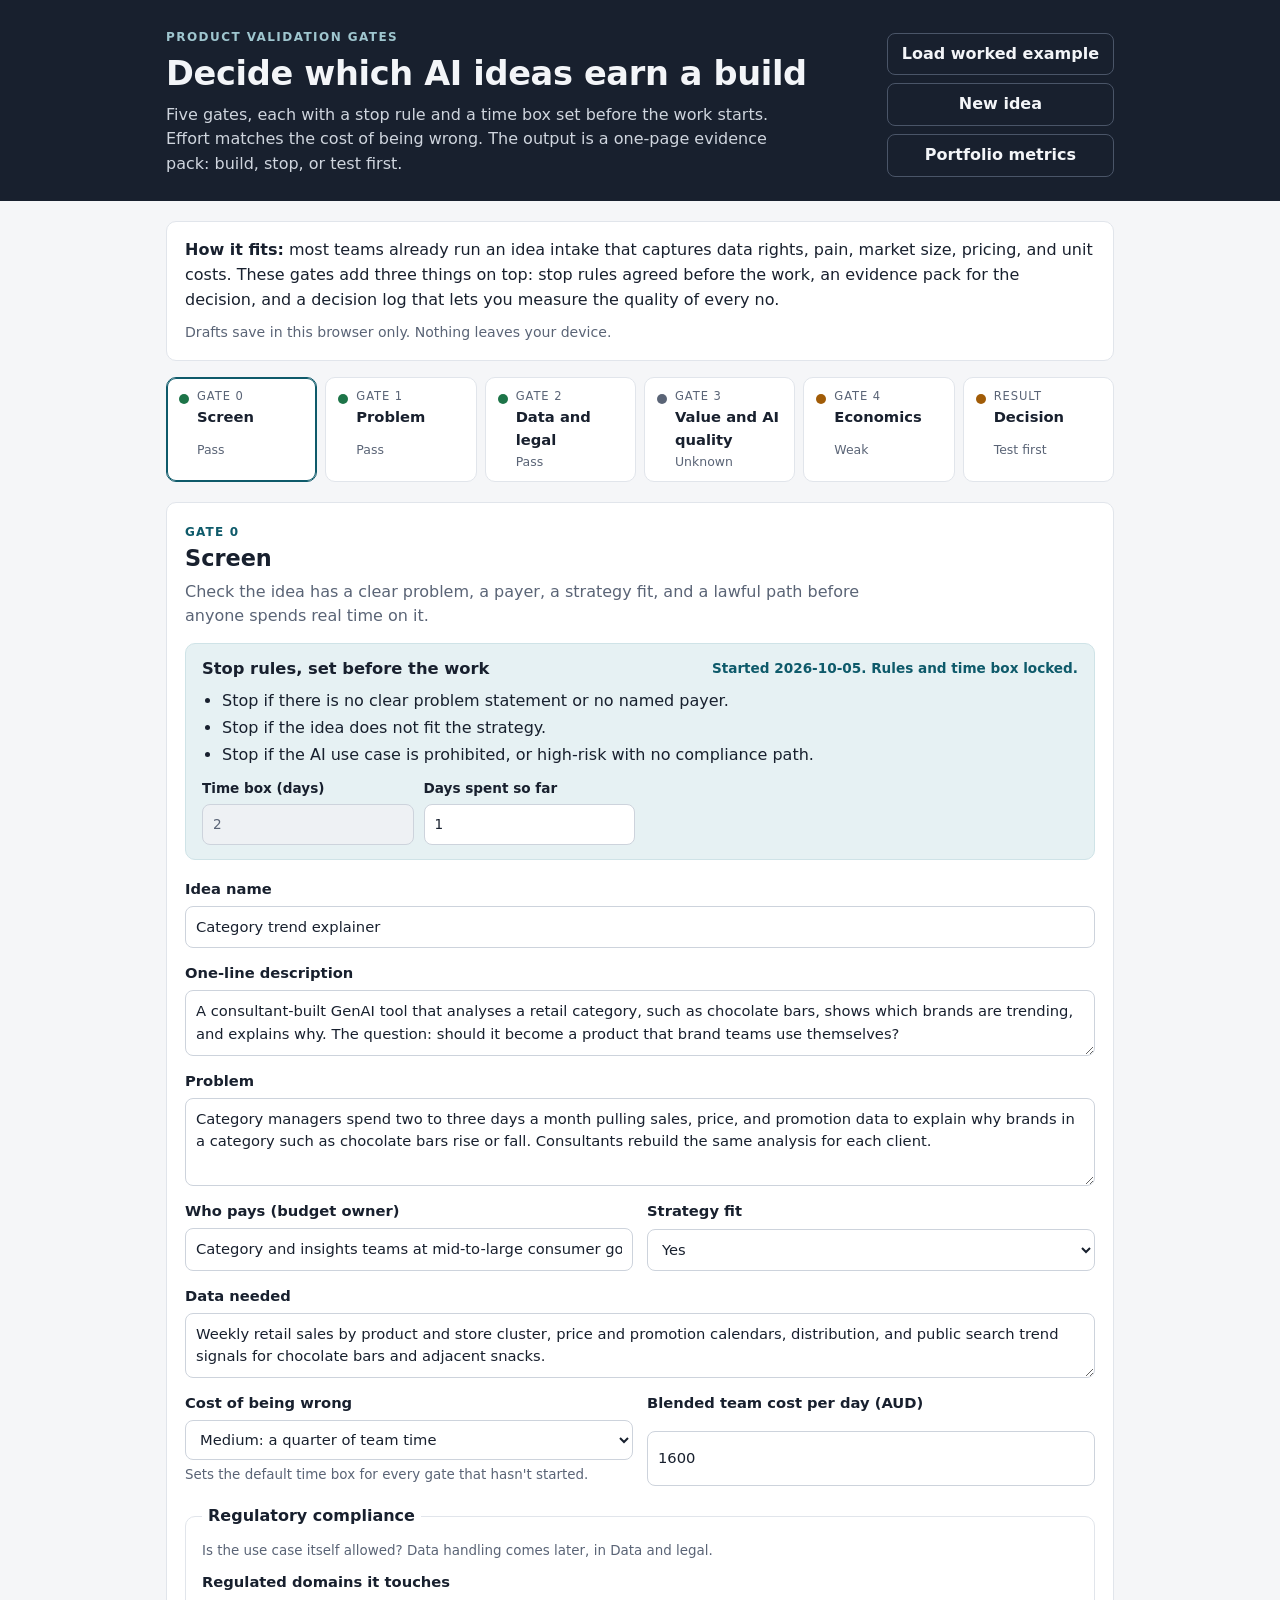
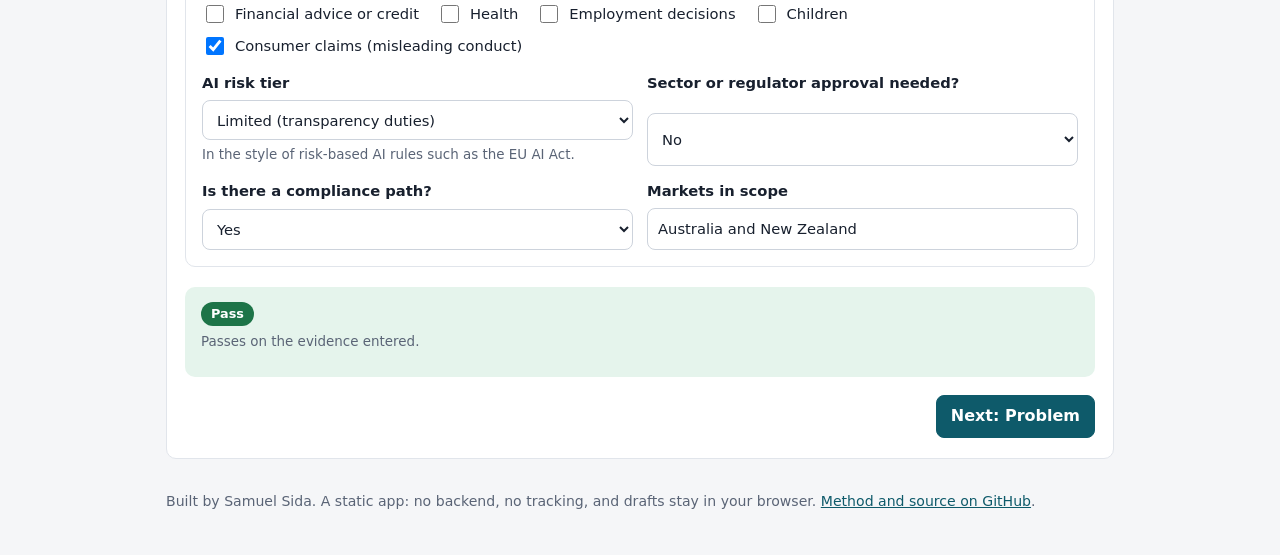
<file: index.html>
<!doctype html>
<html lang="en-AU">
<head>
  <meta charset="utf-8">
  <meta name="viewport" content="width=device-width, initial-scale=1">
  <title>Product validation gates: decide which AI ideas earn a build</title>
  <meta name="description" content="A stage-gate method for deciding which AI product ideas earn a build, with stop rules set up front, an evidence pack, and a decision log. By Samuel Sida.">
  <meta name="author" content="Samuel Sida">
  <link rel="icon" href="data:image/svg+xml,%3Csvg xmlns='http://www.w3.org/2000/svg' viewBox='0 0 32 32'%3E%3Crect width='32' height='32' rx='7' fill='%2318202e'/%3E%3Cpath d='M8 16h4m4 0h4m4 0h0' stroke='%239fc6cf' stroke-width='4' stroke-linecap='round'/%3E%3C/svg%3E">
  <link rel="stylesheet" href="css/styles.css">
</head>
<body>
  <a class="skip" href="#main">Skip to the form</a>

  <header class="site-header">
    <div class="wrap header-inner">
      <div>
        <p class="eyebrow">Product validation gates</p>
        <h1>Decide which AI ideas earn a build</h1>
        <p class="lede">Five gates, each with a stop rule and a time box set before the work starts. Effort matches the cost of being wrong. The output is a one-page evidence pack: build, stop, or test first.</p>
      </div>
      <nav class="header-actions" aria-label="App actions">
        <button type="button" class="btn" id="btn-example">Load worked example</button>
        <button type="button" class="btn" id="btn-new">New idea</button>
        <button type="button" class="btn btn-ghost" id="btn-view" aria-pressed="false">Portfolio metrics</button>
      </nav>
    </div>
  </header>

  <main id="main" class="wrap">
    <section class="intro" aria-label="How this works">
      <p><strong>How it fits:</strong> most teams already run an idea intake that captures data rights, pain, market size, pricing, and unit costs. These gates add three things on top: stop rules agreed before the work, an evidence pack for the decision, and a decision log that lets you measure the quality of every no.</p>
      <p class="save-note" id="save-status" role="status">Drafts save in this browser only. Nothing leaves your device.</p>
    </section>

    <div id="view-gates">
      <ol class="stepper" id="stepper" aria-label="Gates"></ol>

      <!-- Gate 0: Screen -->
      <section class="gate" id="gate-g0" data-gate="g0" aria-labelledby="h-g0">
        <header class="gate-head">
          <p class="gate-num">Gate 0</p>
          <h2 id="h-g0">Screen</h2>
          <p class="gate-purpose" data-purpose="g0"></p>
        </header>
        <div class="rules-card" data-rules-for="g0"></div>
        <div class="grid">
          <label class="field span-2">Idea name
            <input type="text" data-path="title" placeholder="e.g. Category trend explainer">
          </label>
          <label class="field span-2">One-line description
            <textarea rows="2" data-path="summary"></textarea>
          </label>
          <label class="field span-2">Problem
            <textarea rows="3" data-path="screen.problem" placeholder="Who has the pain, and what does it cost them today?"></textarea>
          </label>
          <label class="field">Who pays (budget owner)
            <input type="text" data-path="screen.payer">
          </label>
          <label class="field">Strategy fit
            <select data-path="screen.strategyFit">
              <option value="">Not assessed</option>
              <option value="yes">Yes</option>
              <option value="partial">Partial</option>
              <option value="no">No</option>
            </select>
          </label>
          <label class="field span-2">Data needed
            <textarea rows="2" data-path="screen.dataNeeded"></textarea>
          </label>
          <label class="field">Cost of being wrong
            <select id="cost-of-wrong">
              <option value="low">Low: cheap to undo</option>
              <option value="medium">Medium: a quarter of team time</option>
              <option value="high">High: client trust or a large build at stake</option>
            </select>
            <span class="hint">Sets the default time box for every gate that hasn't started.</span>
          </label>
          <label class="field">Blended team cost per day (AUD)
            <input type="number" min="0" step="100" data-path="screen.costPerDay" data-type="number">
          </label>
        </div>
        <fieldset class="group">
          <legend>Regulatory compliance</legend>
          <p class="hint">Is the use case itself allowed? Data handling comes later, in Data and legal.</p>
          <div class="checks" id="domains"></div>
          <div class="grid">
            <label class="field">AI risk tier
              <select data-path="screen.riskTier">
                <option value="">Not assessed</option>
                <option value="minimal">Minimal</option>
                <option value="limited">Limited (transparency duties)</option>
                <option value="high">High-risk</option>
                <option value="prohibited">Prohibited</option>
              </select>
              <span class="hint">In the style of risk-based AI rules such as the EU AI Act.</span>
            </label>
            <label class="field">Sector or regulator approval needed?
              <select data-path="screen.approvalNeeded">
                <option value="">Not assessed</option>
                <option value="no">No</option>
                <option value="yes">Yes</option>
                <option value="unknown">Unknown</option>
              </select>
            </label>
            <label class="field">Is there a compliance path?
              <select data-path="screen.compliancePath">
                <option value="">Not assessed</option>
                <option value="yes">Yes</option>
                <option value="no">No</option>
                <option value="unknown">Unknown</option>
              </select>
            </label>
            <label class="field">Markets in scope
              <input type="text" data-path="screen.markets">
            </label>
          </div>
        </fieldset>
        <div class="gate-status" data-status-for="g0" aria-live="polite"></div>
        <div class="gate-nav"><span></span><button type="button" class="btn btn-primary" data-go="g1">Next: Problem</button></div>
      </section>

      <!-- Gate 1: Problem -->
      <section class="gate" id="gate-g1" data-gate="g1" aria-labelledby="h-g1" hidden>
        <header class="gate-head">
          <p class="gate-num">Gate 1</p>
          <h2 id="h-g1">Problem</h2>
          <p class="gate-purpose" data-purpose="g1"></p>
        </header>
        <div class="rules-card" data-rules-for="g1"></div>
        <div class="grid">
          <label class="field">How often does the pain occur?
            <select data-path="problem.frequency">
              <option value="">Not measured</option>
              <option value="daily">Daily</option>
              <option value="weekly">Weekly</option>
              <option value="monthly">Monthly</option>
              <option value="quarterly">Quarterly</option>
              <option value="rarely">Rarely</option>
            </select>
          </label>
          <label class="field">How severe is it? (1 to 5)
            <select data-path="problem.severity" data-type="number">
              <option value="">Not measured</option>
              <option value="1">1: minor annoyance</option>
              <option value="2">2: workaround is easy</option>
              <option value="3">3: costs real time</option>
              <option value="4">4: costs money or decisions</option>
              <option value="5">5: blocks the work</option>
            </select>
          </label>
          <label class="field">Clients who share the pain
            <input type="number" min="0" data-path="problem.clientsSharing" data-type="number">
          </label>
          <label class="field">Problem interviews run
            <input type="number" min="0" data-path="problem.interviews" data-type="number">
          </label>
          <label class="field span-2">Proxy: usage of similar existing modules
            <textarea rows="2" data-path="problem.proxyUsage" placeholder="e.g. 41 of 60 accounts open the closest existing dashboard monthly"></textarea>
          </label>
        </div>
        <div class="gate-status" data-status-for="g1" aria-live="polite"></div>
        <div class="gate-nav"><button type="button" class="btn" data-go="g0">Back</button><button type="button" class="btn btn-primary" data-go="g2">Next: Data and legal</button></div>
      </section>

      <!-- Gate 2: Data and legal -->
      <section class="gate" id="gate-g2" data-gate="g2" aria-labelledby="h-g2" hidden>
        <header class="gate-head">
          <p class="gate-num">Gate 2</p>
          <h2 id="h-g2">Data and legal</h2>
          <p class="gate-purpose" data-purpose="g2"></p>
        </header>
        <div class="rules-card" data-rules-for="g2"></div>
        <fieldset class="group">
          <legend>Data rights by user type</legend>
          <p class="hint">First-party users see their own data. Supplier users, such as one brand, must never see a competitor's detail.</p>
          <div id="user-types"></div>
          <button type="button" class="btn btn-small" id="btn-add-user-type">Add user type</button>
        </fieldset>
        <div class="grid">
          <label class="field">Privacy requirements met?
            <select data-path="data.privacyOk">
              <option value="">Not checked</option>
              <option value="yes">Yes</option>
              <option value="no">No</option>
              <option value="unknown">Unknown</option>
            </select>
          </label>
          <label class="field">Does a country rule block the data?
            <select data-path="data.countryBlock">
              <option value="">Not checked</option>
              <option value="no">No</option>
              <option value="yes">Yes</option>
              <option value="unknown">Unknown</option>
            </select>
          </label>
          <label class="field span-2">Countries and data residency
            <input type="text" data-path="data.countries">
          </label>
        </div>
        <div class="gate-status" data-status-for="g2" aria-live="polite"></div>
        <div class="gate-nav"><button type="button" class="btn" data-go="g1">Back</button><button type="button" class="btn btn-primary" data-go="g3">Next: Value and AI quality</button></div>
      </section>

      <!-- Gate 3: Value and AI quality -->
      <section class="gate" id="gate-g3" data-gate="g3" aria-labelledby="h-g3" hidden>
        <header class="gate-head">
          <p class="gate-num">Gate 3</p>
          <h2 id="h-g3">Value and AI quality</h2>
          <p class="gate-purpose" data-purpose="g3"></p>
        </header>
        <div class="rules-card" data-rules-for="g3"></div>
        <fieldset class="group">
          <legend>Evals</legend>
          <div class="grid">
            <label class="field">Golden dataset size (questions)
              <input type="number" min="0" data-path="value.goldenSetSize" data-type="number">
            </label>
            <label class="field">AI eval score (0 to 1)
              <input type="number" min="0" max="1" step="0.01" data-path="value.evalScore" data-type="number">
            </label>
            <label class="field">Baseline score to beat (0 to 1)
              <input type="number" min="0" max="1" step="0.01" data-path="value.baselineScore" data-type="number">
              <span class="hint">Today's way of answering: an analyst template, rules, or search.</span>
            </label>
          </div>
        </fieldset>
        <fieldset class="group">
          <legend>Tech spike and demand</legend>
          <div class="grid">
            <label class="field">p95 latency (ms)
              <input type="number" min="0" step="100" data-path="value.latencyP95Ms" data-type="number">
            </label>
            <label class="field">Meets the scale target?
              <select data-path="value.scaleOk">
                <option value="">Not tested</option>
                <option value="yes">Yes</option>
                <option value="no">No</option>
                <option value="unknown">Unknown</option>
              </select>
            </label>
            <label class="field">Fake-door or smoke test conversion (%)
              <input type="number" min="0" max="100" step="0.1" data-path="value.smokeConversionPct" data-type="number">
            </label>
          </div>
        </fieldset>
        <div class="gate-status" data-status-for="g3" aria-live="polite"></div>
        <div class="gate-nav"><button type="button" class="btn" data-go="g2">Back</button><button type="button" class="btn btn-primary" data-go="g4">Next: Economics</button></div>
      </section>

      <!-- Gate 4: Economics -->
      <section class="gate" id="gate-g4" data-gate="g4" aria-labelledby="h-g4" hidden>
        <header class="gate-head">
          <p class="gate-num">Gate 4</p>
          <h2 id="h-g4">Economics</h2>
          <p class="gate-purpose" data-purpose="g4"></p>
        </header>
        <div class="rules-card" data-rules-for="g4"></div>
        <fieldset class="group">
          <legend>Market size</legend>
          <div class="grid grid-3">
            <label class="field">TAM (AUD)
              <input type="number" min="0" step="1000000" data-path="economics.tam" data-type="number">
            </label>
            <label class="field">SAM (% of TAM)
              <input type="number" min="0" max="100" step="0.1" data-path="economics.samPct" data-type="number">
            </label>
            <label class="field">SOM (% of SAM)
              <input type="number" min="0" max="100" step="0.1" data-path="economics.somPct" data-type="number">
            </label>
          </div>
        </fieldset>
        <fieldset class="group">
          <legend>Willingness to pay (Van Westendorp)</legend>
          <label class="field">One respondent per line: too cheap, cheap, expensive, too expensive
            <textarea rows="6" class="mono" data-path="economics.responses"></textarea>
          </label>
        </fieldset>
        <fieldset class="group">
          <legend>Unit economics</legend>
          <div class="grid grid-3">
            <label class="field">Tokens in per call
              <input type="number" min="0" step="100" data-path="economics.tokensIn" data-type="number">
            </label>
            <label class="field">Tokens out per call
              <input type="number" min="0" step="100" data-path="economics.tokensOut" data-type="number">
            </label>
            <label class="field">Model calls per use
              <input type="number" min="1" data-path="economics.callsPerUse" data-type="number">
            </label>
            <label class="field">Price in per million tokens (AUD)
              <input type="number" min="0" step="0.01" data-path="economics.priceInPerM" data-type="number">
            </label>
            <label class="field">Price out per million tokens (AUD)
              <input type="number" min="0" step="0.01" data-path="economics.priceOutPerM" data-type="number">
            </label>
            <label class="field">Other run cost per use (AUD)
              <input type="number" min="0" step="0.01" data-path="economics.otherCostPerUse" data-type="number">
            </label>
            <label class="field">Uses per client per year
              <input type="number" min="0" data-path="economics.usesPerClientYear" data-type="number">
            </label>
            <label class="field">Support cost per client per year (AUD)
              <input type="number" min="0" step="500" data-path="economics.supportCostPerClientYear" data-type="number">
            </label>
            <label class="field">Annual revenue per client (AUD)
              <input type="number" min="0" step="500" data-path="economics.annualRevenue" data-type="number">
              <button type="button" class="link-btn" id="btn-use-vw">Use the Van Westendorp optimal price</button>
            </label>
          </div>
        </fieldset>
        <fieldset class="group">
          <legend>Product vs bespoke build</legend>
          <div class="grid grid-3">
            <label class="field">One-off build cost (AUD)
              <input type="number" min="0" step="5000" data-path="economics.buildCost" data-type="number">
            </label>
            <label class="field">Bespoke cost per client (AUD)
              <input type="number" min="0" step="1000" data-path="economics.bespokeCostPerClient" data-type="number">
            </label>
            <span></span>
            <label class="field">New clients, year 1
              <input type="number" min="0" data-path="economics.newClientsY1" data-type="number">
            </label>
            <label class="field">New clients, year 2
              <input type="number" min="0" data-path="economics.newClientsY2" data-type="number">
            </label>
            <label class="field">New clients, year 3
              <input type="number" min="0" data-path="economics.newClientsY3" data-type="number">
            </label>
          </div>
        </fieldset>
        <fieldset class="group">
          <legend>Mini business case: CLV and CAC</legend>
          <div class="grid">
            <label class="field">Expected client lifetime (years)
              <input type="number" min="0" step="0.5" data-path="economics.lifetimeYears" data-type="number">
            </label>
            <label class="field">Or annual churn (%)
              <input type="number" min="0" max="100" step="1" data-path="economics.churnPct" data-type="number">
              <span class="hint">Used when no lifetime is given: lifetime = 1 / churn.</span>
            </label>
            <label class="field">Acquisition spend (AUD)
              <input type="number" min="0" step="1000" data-path="economics.acquisitionSpend" data-type="number">
              <span class="hint">Sales, pre-sales, and onboarding effort for a recent cohort.</span>
            </label>
            <label class="field">New clients won from that spend
              <input type="number" min="0" data-path="economics.newClientsWon" data-type="number">
            </label>
          </div>
        </fieldset>
        <div class="derived" id="derived" aria-live="polite"></div>
        <div class="gate-status" data-status-for="g4" aria-live="polite"></div>
        <div class="gate-nav"><button type="button" class="btn" data-go="g3">Back</button><button type="button" class="btn btn-primary" data-go="decision">Next: Decision</button></div>
      </section>

      <!-- Decision -->
      <section class="gate" id="gate-decision" data-gate="decision" aria-labelledby="h-decision" hidden>
        <header class="gate-head">
          <p class="gate-num">Decision</p>
          <h2 id="h-decision">Evidence pack</h2>
          <p class="gate-purpose">The recommendation follows the stop rules you set before each gate. Record who decided and what would make you revisit it.</p>
        </header>
        <div class="grid no-print">
          <label class="field">Decider
            <input type="text" data-path="decision.decider">
          </label>
          <label class="field">Decision date
            <input type="date" data-path="decision.date">
          </label>
          <label class="field span-2">Revisit when
            <input type="text" data-path="decision.revisitTrigger" placeholder="The signal that would reopen this decision">
          </label>
          <label class="field span-2">Notes
            <textarea rows="2" data-path="decision.notes"></textarea>
          </label>
        </div>
        <div class="pack-actions no-print">
          <button type="button" class="btn btn-primary" id="btn-download">Download Markdown</button>
          <button type="button" class="btn" id="btn-print">Print or save as PDF</button>
          <button type="button" class="btn" id="btn-log">Add to decision log</button>
        </div>
        <article class="pack" id="pack" aria-label="Evidence pack"></article>
        <div class="gate-nav no-print"><button type="button" class="btn" data-go="g4">Back</button><span></span></div>
      </section>
    </div>

    <!-- Portfolio metrics -->
    <section id="view-portfolio" hidden aria-labelledby="h-portfolio">
      <header class="gate-head">
        <p class="gate-num">Portfolio</p>
        <h2 id="h-portfolio">Measuring the quality of a no</h2>
        <p class="gate-purpose">A good process says no early and cheaply, checks its stops, and gets more yeses right than before. Each decision you log lands here.</p>
      </header>
      <div class="pack-actions">
        <button type="button" class="btn" id="btn-sample-log">Load sample portfolio</button>
        <label class="field inline">Past productisation hit rate (%)
          <input type="number" min="0" max="100" id="baseline-hit-rate">
        </label>
      </div>
      <div class="tiles" id="tiles"></div>
      <div class="panel">
        <h3>Where ideas stop</h3>
        <div id="stop-bars"></div>
      </div>
      <div class="panel">
        <h3>Quarterly audit of stopped ideas</h3>
        <p class="hint">Recheck a random sample of this quarter's stops. Did any deserve a yes?</p>
        <div class="pack-actions">
          <label class="field inline">Quarter
            <select id="audit-quarter"></select>
          </label>
          <button type="button" class="btn btn-small" id="btn-audit">Draw a sample of 3</button>
        </div>
        <ul id="audit-list" class="audit"></ul>
      </div>
      <div class="panel">
        <h3>Decision log</h3>
        <div class="table-wrap"><table class="log" id="log-table"></table></div>
      </div>
      <p><button type="button" class="link-btn danger" id="btn-clear">Clear all data saved in this browser</button></p>
    </section>
  </main>

  <footer class="site-footer">
    <div class="wrap">
      <p>Built by Samuel Sida. A static app: no backend, no tracking, and drafts stay in your browser. <a href="https://github.com/Sam-Sida/product-validation-gates">Method and source on GitHub</a>.</p>
    </div>
  </footer>

  <script type="module" src="js/app.js"></script>
</body>
</html>
</file>
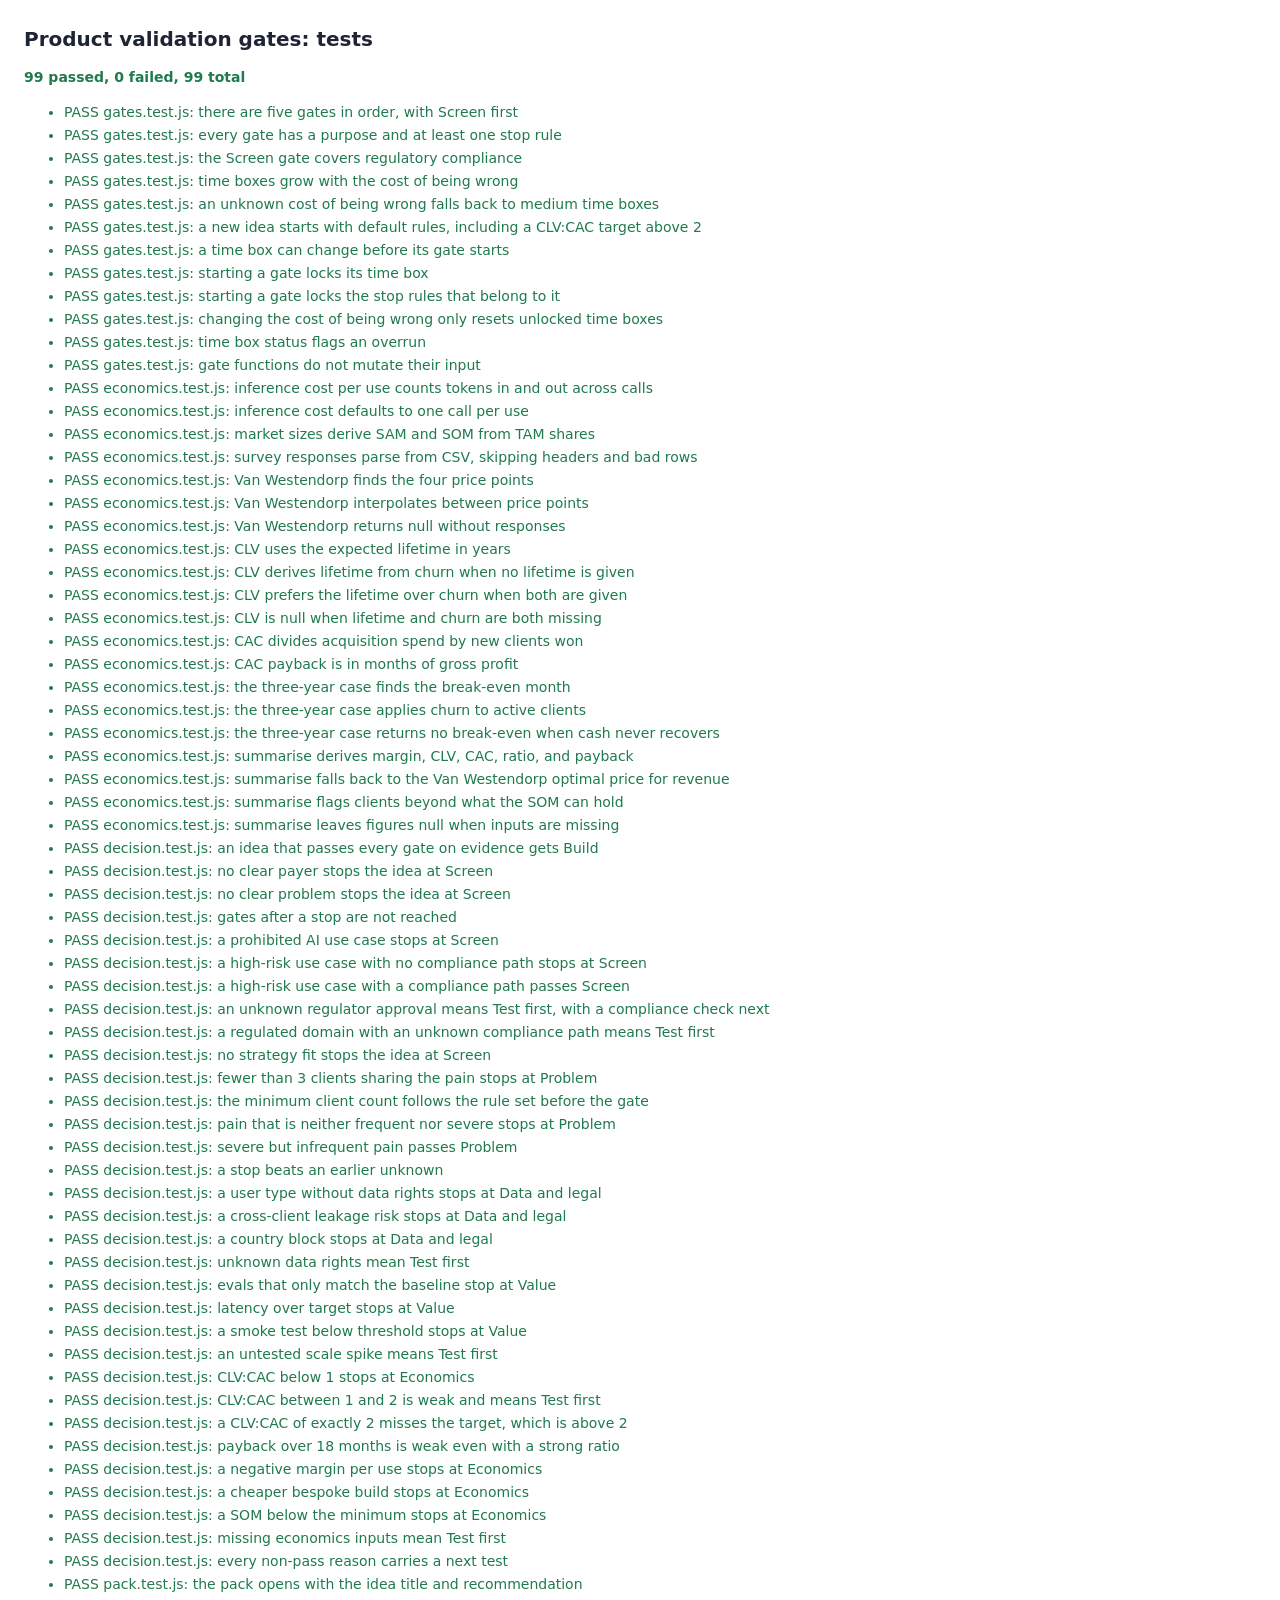
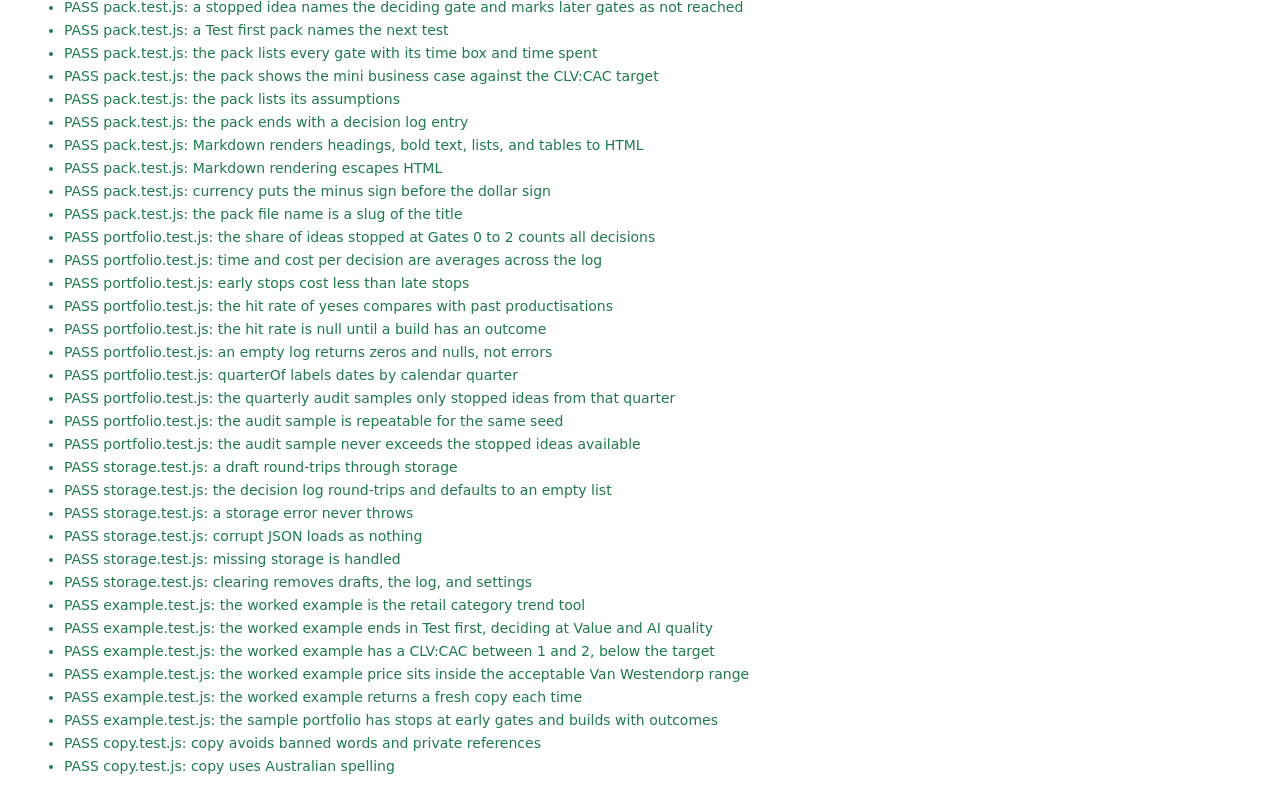
<file: tests/tests.html>
<!doctype html>
<html lang="en-AU">
<head>
  <meta charset="utf-8">
  <meta name="viewport" content="width=device-width, initial-scale=1">
  <title>Tests: Product validation gates</title>
  <style>
    body { font: 14px/1.5 system-ui, sans-serif; margin: 24px; color: #1d2433; }
    h1 { font-size: 20px; }
    .summary { font-weight: 600; margin: 12px 0; }
    .pass { color: #1f7a4d; }
    .fail { color: #b42318; }
    li { margin: 2px 0; }
    code { font-size: 12px; color: #555; }
  </style>
</head>
<body>
  <h1>Product validation gates: tests</h1>
  <p class="summary" id="summary">Running...</p>
  <ul id="results"></ul>
  <script type="module">
    import { run } from './runner.js';
    const files = [
      './gates.test.js',
      './economics.test.js',
      './decision.test.js',
      './pack.test.js',
      './portfolio.test.js',
      './storage.test.js',
      './example.test.js',
      './copy.test.js',
    ];
    const results = await run(files);
    const failed = results.filter((r) => !r.ok);
    window.__testResults = { total: results.length, failed: failed.length, results };
    const summary = document.getElementById('summary');
    summary.textContent = `${results.length - failed.length} passed, ${failed.length} failed, ${results.length} total`;
    summary.className = 'summary ' + (failed.length ? 'fail' : 'pass');
    const list = document.getElementById('results');
    for (const r of results) {
      const li = document.createElement('li');
      li.className = r.ok ? 'pass' : 'fail';
      li.textContent = `${r.ok ? 'PASS' : 'FAIL'}  ${r.file.replace('./', '')}: ${r.name}`;
      if (!r.ok) {
        const c = document.createElement('code');
        c.textContent = '  ' + r.error;
        li.appendChild(c);
      }
      list.appendChild(li);
    }
  </script>
</body>
</html>
</file>
<file: css/styles.css>
:root {
  --ink: #18202e;
  --muted: #5a6476;
  --line: #e1e5eb;
  --bg: #f5f6f8;
  --card: #ffffff;
  --accent: #0e5a6a;
  --accent-soft: #e6f1f3;
  --pass: #1d7448;
  --pass-soft: #e5f4ec;
  --stop: #b42318;
  --stop-soft: #fdecea;
  --weak: #a15c07;
  --weak-soft: #fdf3e2;
  --unknown: #5a6476;
  --unknown-soft: #eef0f3;
  --radius: 10px;
  --font: system-ui, -apple-system, "Segoe UI", Roboto, "Helvetica Neue", Arial, sans-serif;
}

* { box-sizing: border-box; }
html { -webkit-text-size-adjust: 100%; }
body { margin: 0; font: 16px/1.55 var(--font); color: var(--ink); background: var(--bg); }
h1, h2, h3 { line-height: 1.25; margin: 0 0 8px; }
h1 { font-size: clamp(1.5rem, 4vw, 2.1rem); letter-spacing: -0.01em; }
h2 { font-size: 1.4rem; }
h3 { font-size: 1.02rem; }
p { margin: 0 0 10px; }
a { color: var(--accent); }
button, input, select, textarea { font: inherit; color: inherit; }

.wrap { max-width: 980px; margin: 0 auto; padding: 0 16px; }
.skip { position: absolute; left: -999px; }
.skip:focus { left: 16px; top: 8px; background: #fff; padding: 8px; z-index: 10; }

/* Header */
.site-header { background: var(--ink); color: #f3f5f8; padding: 28px 0 24px; }
.header-inner { display: grid; gap: 16px; }
.eyebrow { text-transform: uppercase; letter-spacing: 0.12em; font-size: 0.75rem; color: #9fc6cf; margin-bottom: 6px; font-weight: 600; }
.lede { color: #cfd5de; max-width: 62ch; margin: 0; }
.header-actions { display: flex; flex-wrap: wrap; gap: 8px; }
.site-header .btn { background: transparent; color: #f3f5f8; border-color: #4a5568; }
.site-header .btn:hover { background: #243044; }
@media (min-width: 820px) {
  .header-inner { grid-template-columns: 1fr auto; align-items: end; }
  .header-actions { flex-direction: column; align-items: stretch; }
}

/* Buttons */
.btn { display: inline-flex; align-items: center; justify-content: center; gap: 6px; min-height: 40px; padding: 8px 14px; border: 1px solid var(--line); border-radius: 8px; background: var(--card); cursor: pointer; font-weight: 550; }
.btn:hover { border-color: #c4cbd5; }
.btn:focus-visible, input:focus-visible, select:focus-visible, textarea:focus-visible, .step:focus-visible { outline: 3px solid #7fb6c2; outline-offset: 2px; }
.btn-primary { background: var(--accent); border-color: var(--accent); color: #fff; }
.btn-primary:hover { background: #0b4b58; }
.btn-small { min-height: 34px; padding: 5px 10px; font-size: 0.9rem; }
.link-btn { background: none; border: 0; padding: 4px 0; color: var(--accent); text-decoration: underline; cursor: pointer; font-size: 0.9rem; justify-self: start; }
.link-btn.danger { color: var(--stop); }

/* Intro */
.intro { background: var(--card); border: 1px solid var(--line); border-radius: var(--radius); padding: 16px 18px; margin: 20px 0 16px; }
.intro p:last-child { margin: 0; }
.save-note { color: var(--muted); font-size: 0.88rem; }

/* Stepper */
.stepper { list-style: none; margin: 0 0 16px; padding: 0; display: grid; grid-auto-flow: column; grid-auto-columns: minmax(132px, 1fr); gap: 8px; overflow-x: auto; scroll-snap-type: x mandatory; padding-bottom: 4px; }
.stepper li { scroll-snap-align: start; }
.step { width: 100%; height: 100%; display: grid; grid-template-columns: auto 1fr; grid-template-rows: auto auto; column-gap: 8px; text-align: left; padding: 10px 12px; background: var(--card); border: 1px solid var(--line); border-radius: var(--radius); cursor: pointer; }
.step[aria-current="step"] { border-color: var(--accent); box-shadow: inset 0 0 0 1px var(--accent); }
.step-dot { width: 10px; height: 10px; border-radius: 50%; margin-top: 6px; background: var(--unknown); grid-row: span 2; }
.step-text { display: flex; flex-direction: column; }
.step-num { font-size: 0.72rem; text-transform: uppercase; letter-spacing: 0.08em; color: var(--muted); }
.step-name { font-weight: 600; font-size: 0.92rem; }
.step-status { grid-column: 2; font-size: 0.78rem; color: var(--muted); }
.step[data-status="pass"] .step-dot, .step[data-status="build"] .step-dot { background: var(--pass); }
.step[data-status="stop"] .step-dot { background: var(--stop); }
.step[data-status="weak"] .step-dot, .step[data-status="test"] .step-dot { background: var(--weak); }
.step[data-status="not-reached"] .step-dot { background: #c9ced6; }

/* Gate */
.gate, #view-portfolio { background: var(--card); border: 1px solid var(--line); border-radius: var(--radius); padding: 20px 18px; margin-bottom: 24px; }
.gate-head { margin-bottom: 14px; }
.gate-num { text-transform: uppercase; letter-spacing: 0.1em; font-size: 0.75rem; color: var(--accent); font-weight: 700; margin-bottom: 2px; }
.gate-purpose { color: var(--muted); max-width: 70ch; }

.rules-card { background: var(--accent-soft); border: 1px solid #cfe3e7; border-radius: var(--radius); padding: 14px 16px; margin-bottom: 18px; }
.rules-head { display: flex; flex-wrap: wrap; gap: 8px; align-items: center; justify-content: space-between; }
.rules-head h3 { margin: 0; }
.lock { font-size: 0.85rem; color: var(--accent); font-weight: 600; }
.stop-rules { margin: 10px 0; padding-left: 20px; }
.stop-rules li { margin: 2px 0; }
.rules-inputs { display: grid; grid-template-columns: repeat(auto-fill, minmax(170px, 1fr)); gap: 10px; }
.overrun { color: var(--weak); font-weight: 600; font-size: 0.9rem; margin: 10px 0 0; }

.grid { display: grid; gap: 14px; grid-template-columns: 1fr; }
@media (min-width: 680px) {
  .grid { grid-template-columns: 1fr 1fr; }
  .grid-3 { grid-template-columns: repeat(3, 1fr); }
  .span-2 { grid-column: span 2; }
}
.field { display: grid; gap: 5px; font-weight: 550; font-size: 0.92rem; }
.field.compact { font-size: 0.85rem; }
.field.inline { display: inline-grid; }
input, select, textarea { width: 100%; padding: 9px 10px; border: 1px solid #cdd3dc; border-radius: 8px; background: #fff; font-weight: 400; min-height: 40px; }
input:disabled { background: #eef1f4; color: var(--muted); }
textarea { resize: vertical; }
.mono { font-family: ui-monospace, "Cascadia Mono", Consolas, monospace; font-size: 0.88rem; }
.hint { color: var(--muted); font-size: 0.84rem; font-weight: 400; }

.group { border: 1px solid var(--line); border-radius: var(--radius); padding: 12px 16px 16px; margin: 18px 0 0; }
.group legend { font-weight: 700; padding: 0 6px; }
.checks { display: flex; flex-wrap: wrap; gap: 8px 18px; margin-bottom: 14px; }
.checks-label { width: 100%; margin: 0; font-weight: 550; font-size: 0.92rem; }
.check { display: flex; align-items: center; gap: 8px; font-size: 0.92rem; }
.check input { width: 18px; height: 18px; min-height: 0; }

.ut-row { display: grid; gap: 10px; grid-template-columns: 1fr; padding: 10px 0; border-bottom: 1px dashed var(--line); }
@media (min-width: 760px) { .ut-row { grid-template-columns: 1.4fr 1fr 1fr 1fr auto; align-items: end; } }

/* Status */
.gate-status { margin-top: 20px; padding: 14px 16px; border-radius: var(--radius); background: var(--unknown-soft); }
.gate-status[data-status="pass"] { background: var(--pass-soft); }
.gate-status[data-status="stop"] { background: var(--stop-soft); }
.gate-status[data-status="weak"] { background: var(--weak-soft); }
.chip { display: inline-block; padding: 2px 10px; border-radius: 999px; font-size: 0.8rem; font-weight: 700; margin: 0 0 6px; color: #fff; background: var(--unknown); }
.chip-pass { background: var(--pass); }
.chip-stop { background: var(--stop); }
.chip-weak { background: var(--weak); }
.chip-not-reached { background: #9aa3b0; }
.reasons { margin: 4px 0 0; padding-left: 20px; }
.reasons li { margin: 4px 0; }
.next { display: block; color: var(--muted); font-size: 0.86rem; }

.gate-nav { display: flex; justify-content: space-between; gap: 10px; margin-top: 18px; }

/* Calculated economics */
.derived { margin-top: 20px; }
.tiles { display: grid; gap: 10px; grid-template-columns: repeat(auto-fill, minmax(200px, 1fr)); margin-bottom: 14px; }
.tile { border: 1px solid var(--line); border-radius: var(--radius); padding: 10px 12px; background: #fbfcfd; }
.tile-label { font-size: 0.78rem; color: var(--muted); text-transform: uppercase; letter-spacing: 0.06em; margin: 0 0 2px; }
.tile-value { font-size: 1.12rem; font-weight: 700; margin: 0; font-variant-numeric: tabular-nums; }
.tile-note { font-size: 0.82rem; color: var(--muted); margin: 2px 0 0; }

.ratio { border-radius: var(--radius); padding: 12px 14px; margin-bottom: 14px; background: var(--unknown-soft); }
.ratio-pass { background: var(--pass-soft); }
.ratio-weak { background: var(--weak-soft); }
.ratio-stop { background: var(--stop-soft); }
.ratio-head { display: flex; flex-wrap: wrap; gap: 4px 12px; justify-content: space-between; margin-bottom: 8px; }
.ratio-head span { color: var(--muted); font-size: 0.88rem; }
.meter { position: relative; height: 12px; border-radius: 6px; background: #dfe3e8; overflow: visible; }
.meter-fill { position: absolute; inset: 0 auto 0 0; border-radius: 6px; background: var(--unknown); }
.ratio-pass .meter-fill { background: var(--pass); }
.ratio-weak .meter-fill { background: var(--weak); }
.ratio-stop .meter-fill { background: var(--stop); }
.meter-mark { position: absolute; top: -4px; width: 2px; height: 20px; background: var(--ink); opacity: 0.45; }
.meter-mark.target { opacity: 1; }

.table-wrap { overflow-x: auto; }
table { border-collapse: collapse; width: 100%; font-size: 0.9rem; font-variant-numeric: tabular-nums; }
th, td { text-align: left; padding: 7px 8px; border-bottom: 1px solid var(--line); vertical-align: top; }
th { font-size: 0.8rem; color: var(--muted); font-weight: 600; }
caption { text-align: left; font-weight: 600; padding-bottom: 6px; }
.neg { color: var(--stop); }

/* Evidence pack */
.pack-actions { display: flex; flex-wrap: wrap; gap: 8px; align-items: end; margin: 16px 0; }
.pack { border: 1px solid var(--line); border-radius: var(--radius); padding: 20px; background: #fff; }
.pack h1 { font-size: 1.35rem; }
.pack h2 { font-size: 1.02rem; margin-top: 18px; padding-top: 10px; border-top: 1px solid var(--line); }
.pack table { margin-bottom: 8px; }
.pack ul { padding-left: 20px; }
.pack .rec { display: inline-block; padding: 6px 12px; border-radius: 8px; font-size: 1.05rem; }
.rec-build { background: var(--pass-soft); color: var(--pass); }
.rec-stop { background: var(--stop-soft); color: var(--stop); }
.rec-test { background: var(--weak-soft); color: var(--weak); }

/* Portfolio */
.panel { border: 1px solid var(--line); border-radius: var(--radius); padding: 14px 16px; margin-bottom: 14px; }
.bar-row { display: grid; grid-template-columns: 150px 1fr 32px; gap: 10px; align-items: center; margin: 6px 0; font-size: 0.9rem; }
.bar { height: 12px; background: #eef0f3; border-radius: 6px; overflow: hidden; }
.bar-fill { display: block; height: 100%; border-radius: 6px; }
.bar-fill.early { background: var(--pass); }
.bar-fill.late { background: var(--weak); }
.bar-value { font-variant-numeric: tabular-nums; font-weight: 600; }
.audit { padding-left: 20px; }
.log select { min-height: 32px; padding: 4px 6px; width: auto; }

.site-footer { color: var(--muted); font-size: 0.88rem; padding: 8px 0 32px; }

@media (max-width: 480px) {
  .gate, #view-portfolio { padding: 16px 14px; }
  .bar-row { grid-template-columns: 110px 1fr 28px; }
  .pack { padding: 14px; }
}

/* Print: the evidence pack only, on one A4 page where possible */
@media print {
  @page { size: A4; margin: 11mm; }
  html { font-size: 10.5px; }
  body { background: #fff; font-size: 9pt; line-height: 1.3; }
  .site-header, .intro, .stepper, .site-footer, .no-print, .pack-actions, #view-portfolio, .gate-head { display: none !important; }
  #view-gates > .gate { display: none !important; }
  #view-gates > #gate-decision { display: block !important; border: 0; padding: 0; margin: 0; }
  .wrap { max-width: none; padding: 0; }
  .pack { border: 0; padding: 0; }
  .pack h1 { font-size: 14pt; margin-bottom: 4px; }
  .pack h2 { font-size: 10pt; margin: 5px 0 2px; padding-top: 3px; }
  .pack p, .pack li { margin: 0 0 2px; }
  .pack ul { margin: 0; }
  .pack table { margin-bottom: 2px; }
  th, td { padding: 1px 5px; font-size: 8pt; }
  .pack td:first-child { white-space: nowrap; }
  .pack .rec { padding: 3px 10px; font-size: 10.5pt; }
  .pack .rec { -webkit-print-color-adjust: exact; print-color-adjust: exact; }
  table, tr { page-break-inside: avoid; }
}
</file>
